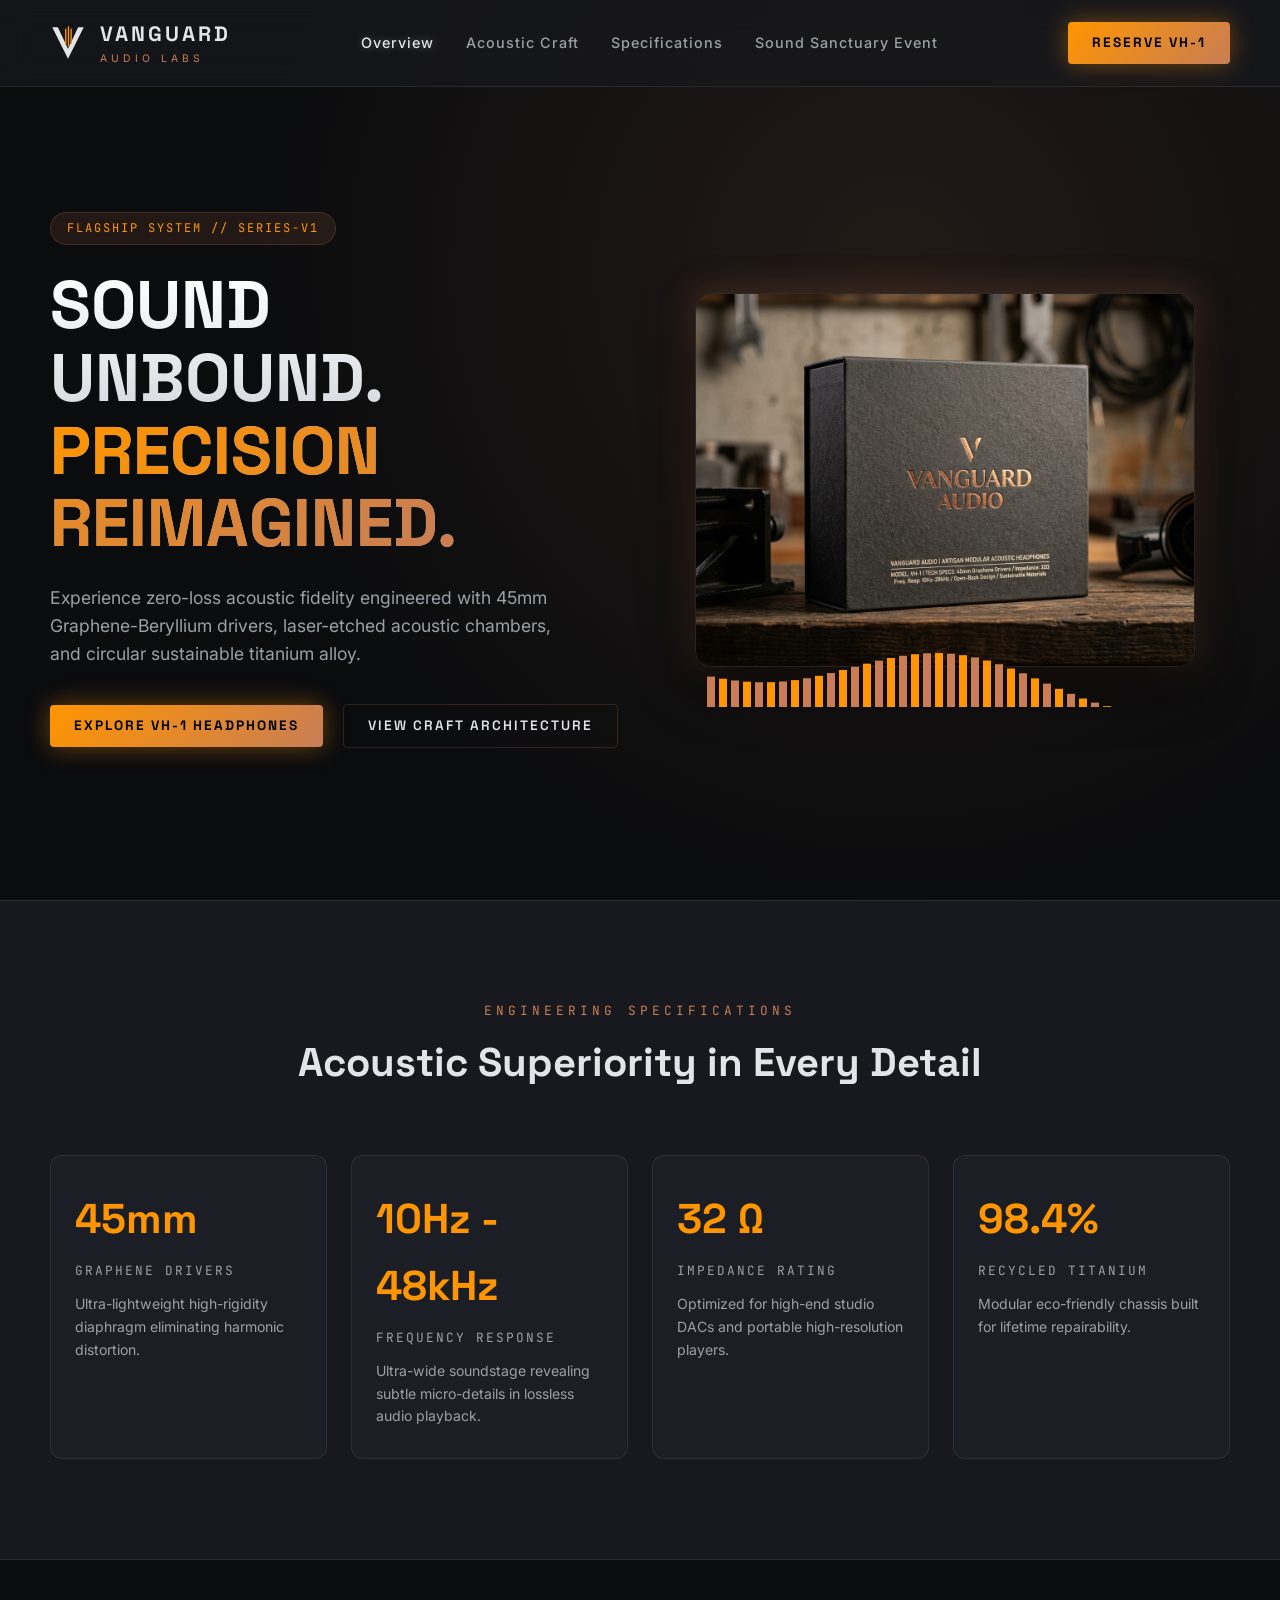
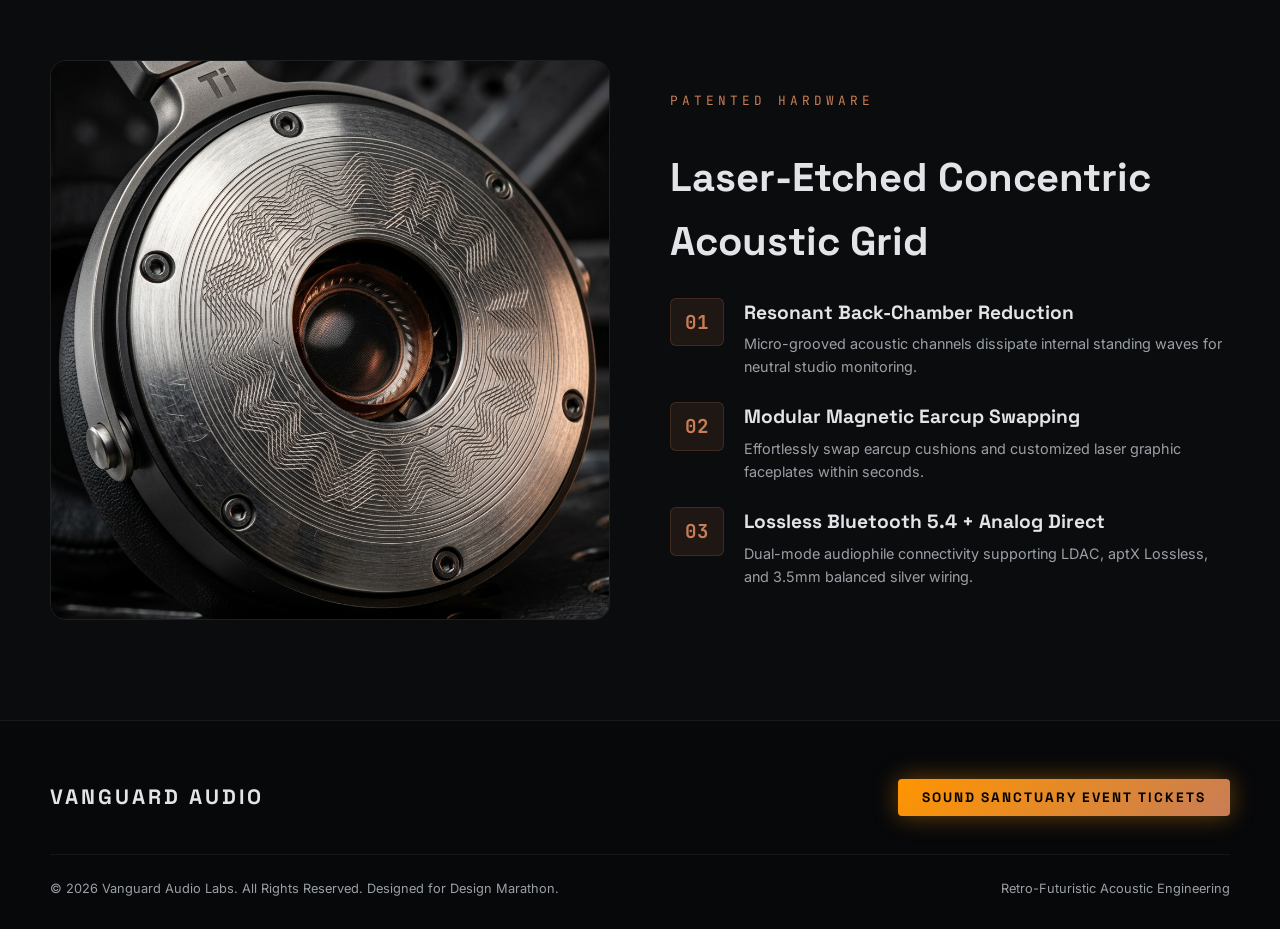
<file: index.html>
<!DOCTYPE html>
<html lang="en">
<head>
  <meta charset="UTF-8">
  <meta name="viewport" content="width=device-width, initial-scale=1.0">
  <title>Vanguard Audio | Premier High-Fidelity Modular Sound Hardware</title>
  <meta name="description" content="Vanguard Audio delivers retro-futuristic, high-fidelity modular acoustic headphones and home audio systems engineered with precision beryllium drivers.">
  <link rel="stylesheet" href="TeamVanguard_/03_Digital_UI/styles.css">
</head>
<body>

  <!-- Header -->
  <header>
    <a href="index.html" class="logo-brand">
      <svg class="logo-svg-icon" viewBox="0 0 160 160">
        <path d="M 10 10 L 80 150 L 150 10 L 125 10 L 80 105 L 35 10 Z" fill="#E2E4E8"/>
        <rect x="67" y="15" width="6" height="70" rx="3" fill="#FF9500"/>
        <rect x="79" y="5" width="6" height="90" rx="3" fill="#FF9500"/>
        <rect x="91" y="15" width="6" height="70" rx="3" fill="#FF9500"/>
      </svg>
      <div>
        <div class="logo-text">VANGUARD</div>
        <span class="logo-sub">AUDIO LABS</span>
      </div>
    </a>

    <nav>
      <a href="index.html" class="active">Overview</a>
      <a href="acoustic.html">Acoustic Craft</a>
      <a href="#specs">Specifications</a>
      <a href="#sanctuary">Sound Sanctuary Event</a>
    </nav>

    <a href="#preorder" class="cta-btn-primary">RESERVE VH-1</a>
  </header>

  <!-- Hero Section -->
  <section class="hero-section">
    <div class="hero-content">
      <div class="hero-tag">FLAGSHIP SYSTEM // SERIES-V1</div>
      <h1 class="hero-title">SOUND UNBOUND.<br><span>PRECISION REIMAGINED.</span></h1>
      <p class="hero-description">
        Experience zero-loss acoustic fidelity engineered with 45mm Graphene-Beryllium drivers, laser-etched acoustic chambers, and circular sustainable titanium alloy.
      </p>
      <div class="hero-actions">
        <a href="#preorder" class="cta-btn-primary">EXPLORE VH-1 HEADPHONES</a>
        <a href="acoustic.html" class="cta-btn-outline">VIEW CRAFT ARCHITECTURE</a>
      </div>
    </div>

    <div class="hero-visual">
      <img src="TeamVanguard_/02_Packaging_and_Merch/Packaging_Design.png" alt="Vanguard Audio Packaging & Headphone Box" class="product-hero-img">
      <canvas id="freqCanvas" class="freq-canvas"></canvas>
    </div>
  </section>

  <!-- Specifications Section -->
  <section class="specs-section" id="specs">
    <div class="section-header">
      <div class="section-tag">ENGINEERING SPECIFICATIONS</div>
      <h2 class="section-title">Acoustic Superiority in Every Detail</h2>
    </div>

    <div class="specs-grid">
      <div class="spec-card">
        <div class="spec-value">45mm</div>
        <div class="spec-label">Graphene Drivers</div>
        <p class="spec-desc">Ultra-lightweight high-rigidity diaphragm eliminating harmonic distortion.</p>
      </div>

      <div class="spec-card">
        <div class="spec-value">10Hz - 48kHz</div>
        <div class="spec-label">Frequency Response</div>
        <p class="spec-desc">Ultra-wide soundstage revealing subtle micro-details in lossless audio playback.</p>
      </div>

      <div class="spec-card">
        <div class="spec-value">32 Ω</div>
        <div class="spec-label">Impedance Rating</div>
        <p class="spec-desc">Optimized for high-end studio DACs and portable high-resolution players.</p>
      </div>

      <div class="spec-card">
        <div class="spec-value">98.4%</div>
        <div class="spec-label">Recycled Titanium</div>
        <p class="spec-desc">Modular eco-friendly chassis built for lifetime repairability.</p>
      </div>
    </div>
  </section>

  <!-- Driver Feature Showcase -->
  <section class="driver-section">
    <div class="driver-img-container">
      <img src="TeamVanguard_/04_Product_Collateral/Headphone_Earcup_Pattern.png" alt="Laser Engraved Earcup Detail" class="driver-img">
    </div>

    <div class="driver-features">
      <div class="section-tag">PATENTED HARDWARE</div>
      <h2 class="section-title">Laser-Etched Concentric Acoustic Grid</h2>

      <div class="driver-feature-item">
        <div class="feature-num">01</div>
        <div class="feature-text">
          <h4>Resonant Back-Chamber Reduction</h4>
          <p>Micro-grooved acoustic channels dissipate internal standing waves for neutral studio monitoring.</p>
        </div>
      </div>

      <div class="driver-feature-item">
        <div class="feature-num">02</div>
        <div class="feature-text">
          <h4>Modular Magnetic Earcup Swapping</h4>
          <p>Effortlessly swap earcup cushions and customized laser graphic faceplates within seconds.</p>
        </div>
      </div>

      <div class="driver-feature-item">
        <div class="feature-num">03</div>
        <div class="feature-text">
          <h4>Lossless Bluetooth 5.4 + Analog Direct</h4>
          <p>Dual-mode audiophile connectivity supporting LDAC, aptX Lossless, and 3.5mm balanced silver wiring.</p>
        </div>
      </div>
    </div>
  </section>

  <!-- Footer -->
  <footer>
    <div class="footer-top">
      <div class="logo-brand">
        <div class="logo-text">VANGUARD AUDIO</div>
      </div>
      <div>
        <a href="#sanctuary" class="cta-btn-primary">SOUND SANCTUARY EVENT TICKETS</a>
      </div>
    </div>
    <div class="footer-bottom">
      <p>© 2026 Vanguard Audio Labs. All Rights Reserved. Designed for Design Marathon.</p>
      <p>Retro-Futuristic Acoustic Engineering</p>
    </div>
  </footer>

  <script src="TeamVanguard_/03_Digital_UI/app.js"></script>
</body>
</html>
</file>
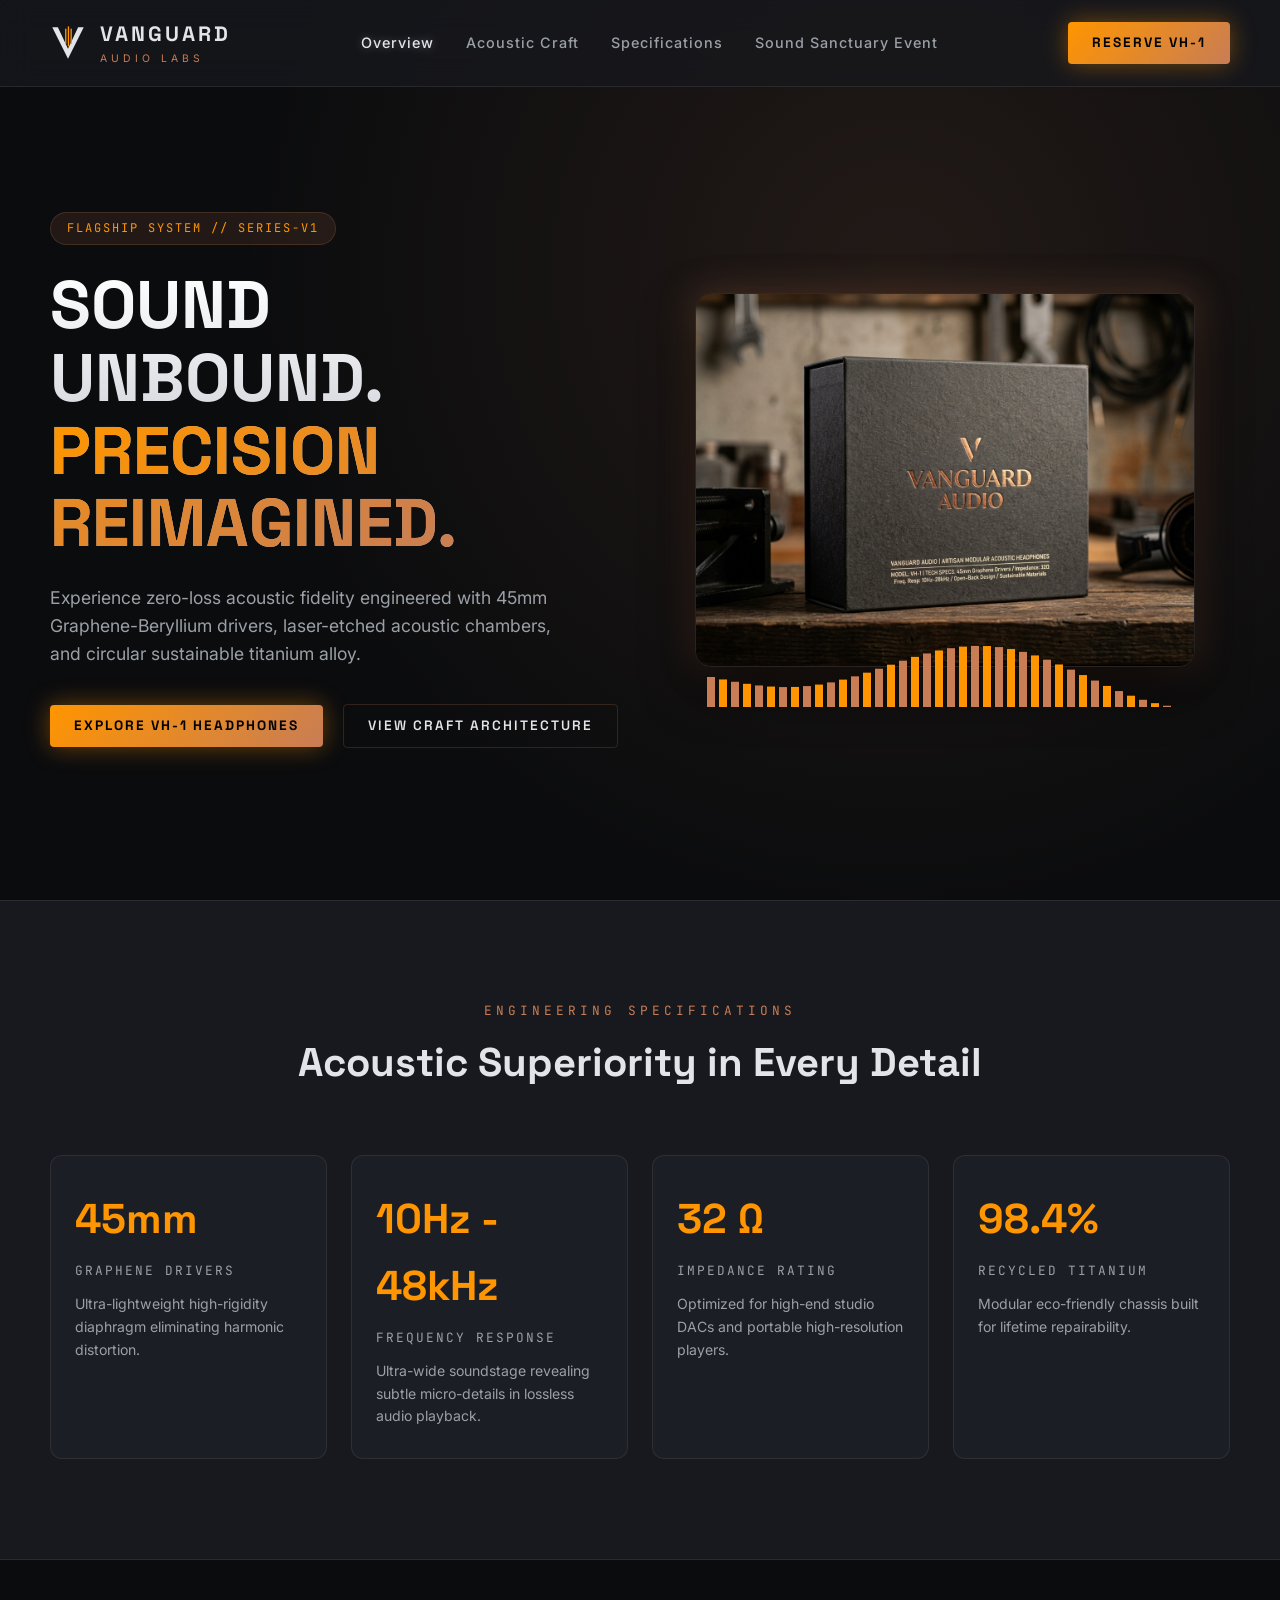
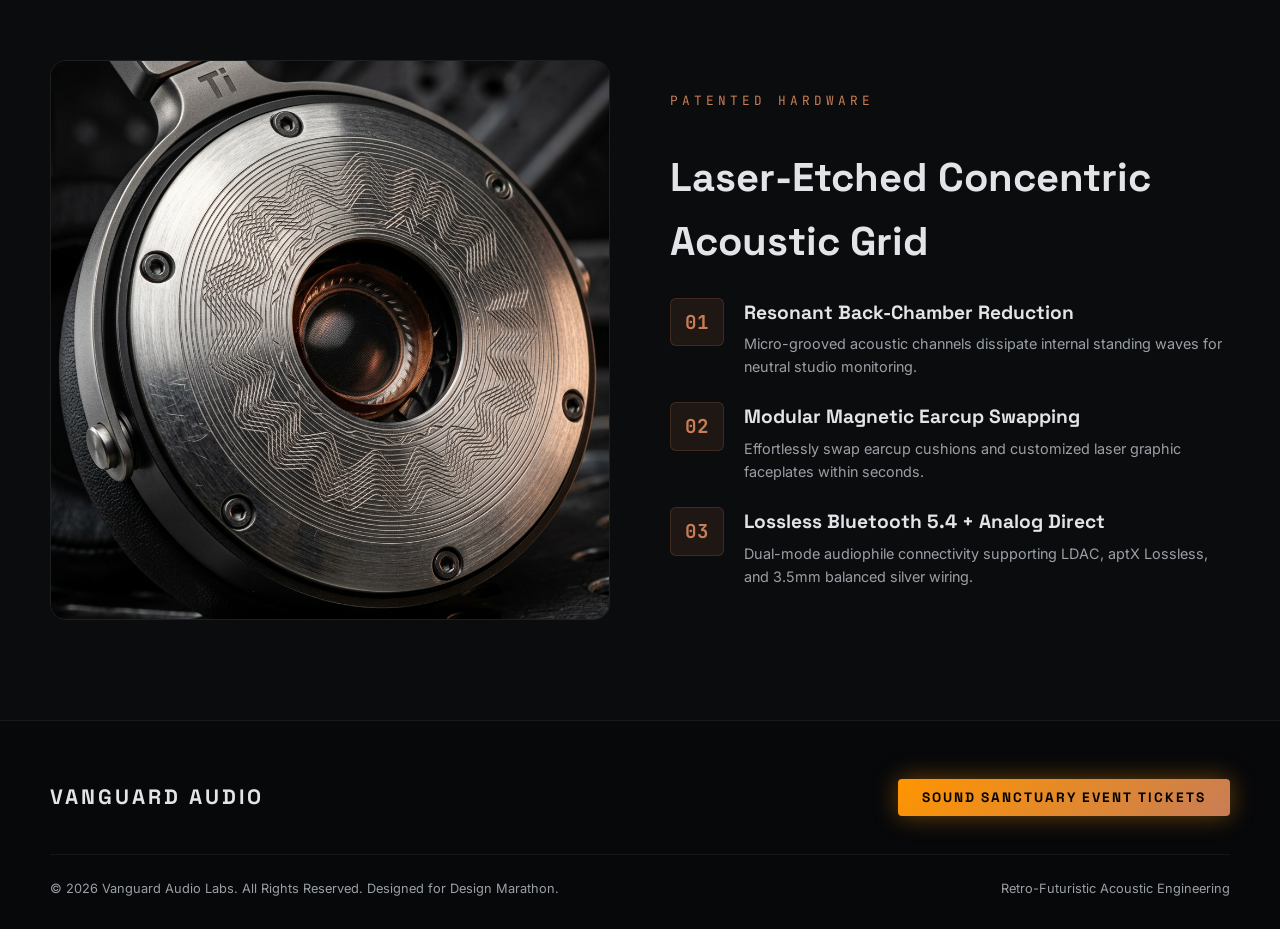
<file: TeamVanguard_/03_Digital_UI/index.html>
<!DOCTYPE html>
<html lang="en">
<head>
  <meta charset="UTF-8">
  <meta name="viewport" content="width=device-width, initial-scale=1.0">
  <title>Vanguard Audio | Premier High-Fidelity Modular Sound Hardware</title>
  <meta name="description" content="Vanguard Audio delivers retro-futuristic, high-fidelity modular acoustic headphones and home audio systems engineered with precision beryllium drivers.">
  <link rel="stylesheet" href="styles.css">
</head>
<body>

  <!-- Header -->
  <header>
    <a href="index.html" class="logo-brand">
      <svg class="logo-svg-icon" viewBox="0 0 160 160">
        <path d="M 10 10 L 80 150 L 150 10 L 125 10 L 80 105 L 35 10 Z" fill="#E2E4E8"/>
        <rect x="67" y="15" width="6" height="70" rx="3" fill="#FF9500"/>
        <rect x="79" y="5" width="6" height="90" rx="3" fill="#FF9500"/>
        <rect x="91" y="15" width="6" height="70" rx="3" fill="#FF9500"/>
      </svg>
      <div>
        <div class="logo-text">VANGUARD</div>
        <span class="logo-sub">AUDIO LABS</span>
      </div>
    </a>

    <nav>
      <a href="index.html" class="active">Overview</a>
      <a href="acoustic.html">Acoustic Craft</a>
      <a href="#specs">Specifications</a>
      <a href="#sanctuary">Sound Sanctuary Event</a>
    </nav>

    <a href="#preorder" class="cta-btn-primary">RESERVE VH-1</a>
  </header>

  <!-- Hero Section -->
  <section class="hero-section">
    <div class="hero-content">
      <div class="hero-tag">FLAGSHIP SYSTEM // SERIES-V1</div>
      <h1 class="hero-title">SOUND UNBOUND.<br><span>PRECISION REIMAGINED.</span></h1>
      <p class="hero-description">
        Experience zero-loss acoustic fidelity engineered with 45mm Graphene-Beryllium drivers, laser-etched acoustic chambers, and circular sustainable titanium alloy.
      </p>
      <div class="hero-actions">
        <a href="#preorder" class="cta-btn-primary">EXPLORE VH-1 HEADPHONES</a>
        <a href="acoustic.html" class="cta-btn-outline">VIEW CRAFT ARCHITECTURE</a>
      </div>
    </div>

    <div class="hero-visual">
      <img src="../02_Packaging_and_Merch/Packaging_Design.png" alt="Vanguard Audio Packaging & Headphone Box" class="product-hero-img">
      <canvas id="freqCanvas" class="freq-canvas"></canvas>
    </div>
  </section>

  <!-- Specifications Section -->
  <section class="specs-section" id="specs">
    <div class="section-header">
      <div class="section-tag">ENGINEERING SPECIFICATIONS</div>
      <h2 class="section-title">Acoustic Superiority in Every Detail</h2>
    </div>

    <div class="specs-grid">
      <div class="spec-card">
        <div class="spec-value">45mm</div>
        <div class="spec-label">Graphene Drivers</div>
        <p class="spec-desc">Ultra-lightweight high-rigidity diaphragm eliminating harmonic distortion.</p>
      </div>

      <div class="spec-card">
        <div class="spec-value">10Hz - 48kHz</div>
        <div class="spec-label">Frequency Response</div>
        <p class="spec-desc">Ultra-wide soundstage revealing subtle micro-details in lossless audio playback.</p>
      </div>

      <div class="spec-card">
        <div class="spec-value">32 Ω</div>
        <div class="spec-label">Impedance Rating</div>
        <p class="spec-desc">Optimized for high-end studio DACs and portable high-resolution players.</p>
      </div>

      <div class="spec-card">
        <div class="spec-value">98.4%</div>
        <div class="spec-label">Recycled Titanium</div>
        <p class="spec-desc">Modular eco-friendly chassis built for lifetime repairability.</p>
      </div>
    </div>
  </section>

  <!-- Driver Feature Showcase -->
  <section class="driver-section">
    <div class="driver-img-container">
      <img src="../04_Product_Collateral/Headphone_Earcup_Pattern.png" alt="Laser Engraved Earcup Detail" class="driver-img">
    </div>

    <div class="driver-features">
      <div class="section-tag">PATENTED HARDWARE</div>
      <h2 class="section-title">Laser-Etched Concentric Acoustic Grid</h2>

      <div class="driver-feature-item">
        <div class="feature-num">01</div>
        <div class="feature-text">
          <h4>Resonant Back-Chamber Reduction</h4>
          <p>Micro-grooved acoustic channels dissipate internal standing waves for neutral studio monitoring.</p>
        </div>
      </div>

      <div class="driver-feature-item">
        <div class="feature-num">02</div>
        <div class="feature-text">
          <h4>Modular Magnetic Earcup Swapping</h4>
          <p>Effortlessly swap earcup cushions and customized laser graphic faceplates within seconds.</p>
        </div>
      </div>

      <div class="driver-feature-item">
        <div class="feature-num">03</div>
        <div class="feature-text">
          <h4>Lossless Bluetooth 5.4 + Analog Direct</h4>
          <p>Dual-mode audiophile connectivity supporting LDAC, aptX Lossless, and 3.5mm balanced silver wiring.</p>
        </div>
      </div>
    </div>
  </section>

  <!-- Footer -->
  <footer>
    <div class="footer-top">
      <div class="logo-brand">
        <div class="logo-text">VANGUARD AUDIO</div>
      </div>
      <div>
        <a href="#sanctuary" class="cta-btn-primary">SOUND SANCTUARY EVENT TICKETS</a>
      </div>
    </div>
    <div class="footer-bottom">
      <p>© 2026 Vanguard Audio Labs. All Rights Reserved. Designed for Design Marathon.</p>
      <p>Retro-Futuristic Acoustic Engineering</p>
    </div>
  </footer>

  <script src="app.js"></script>
</body>
</html>
</file>
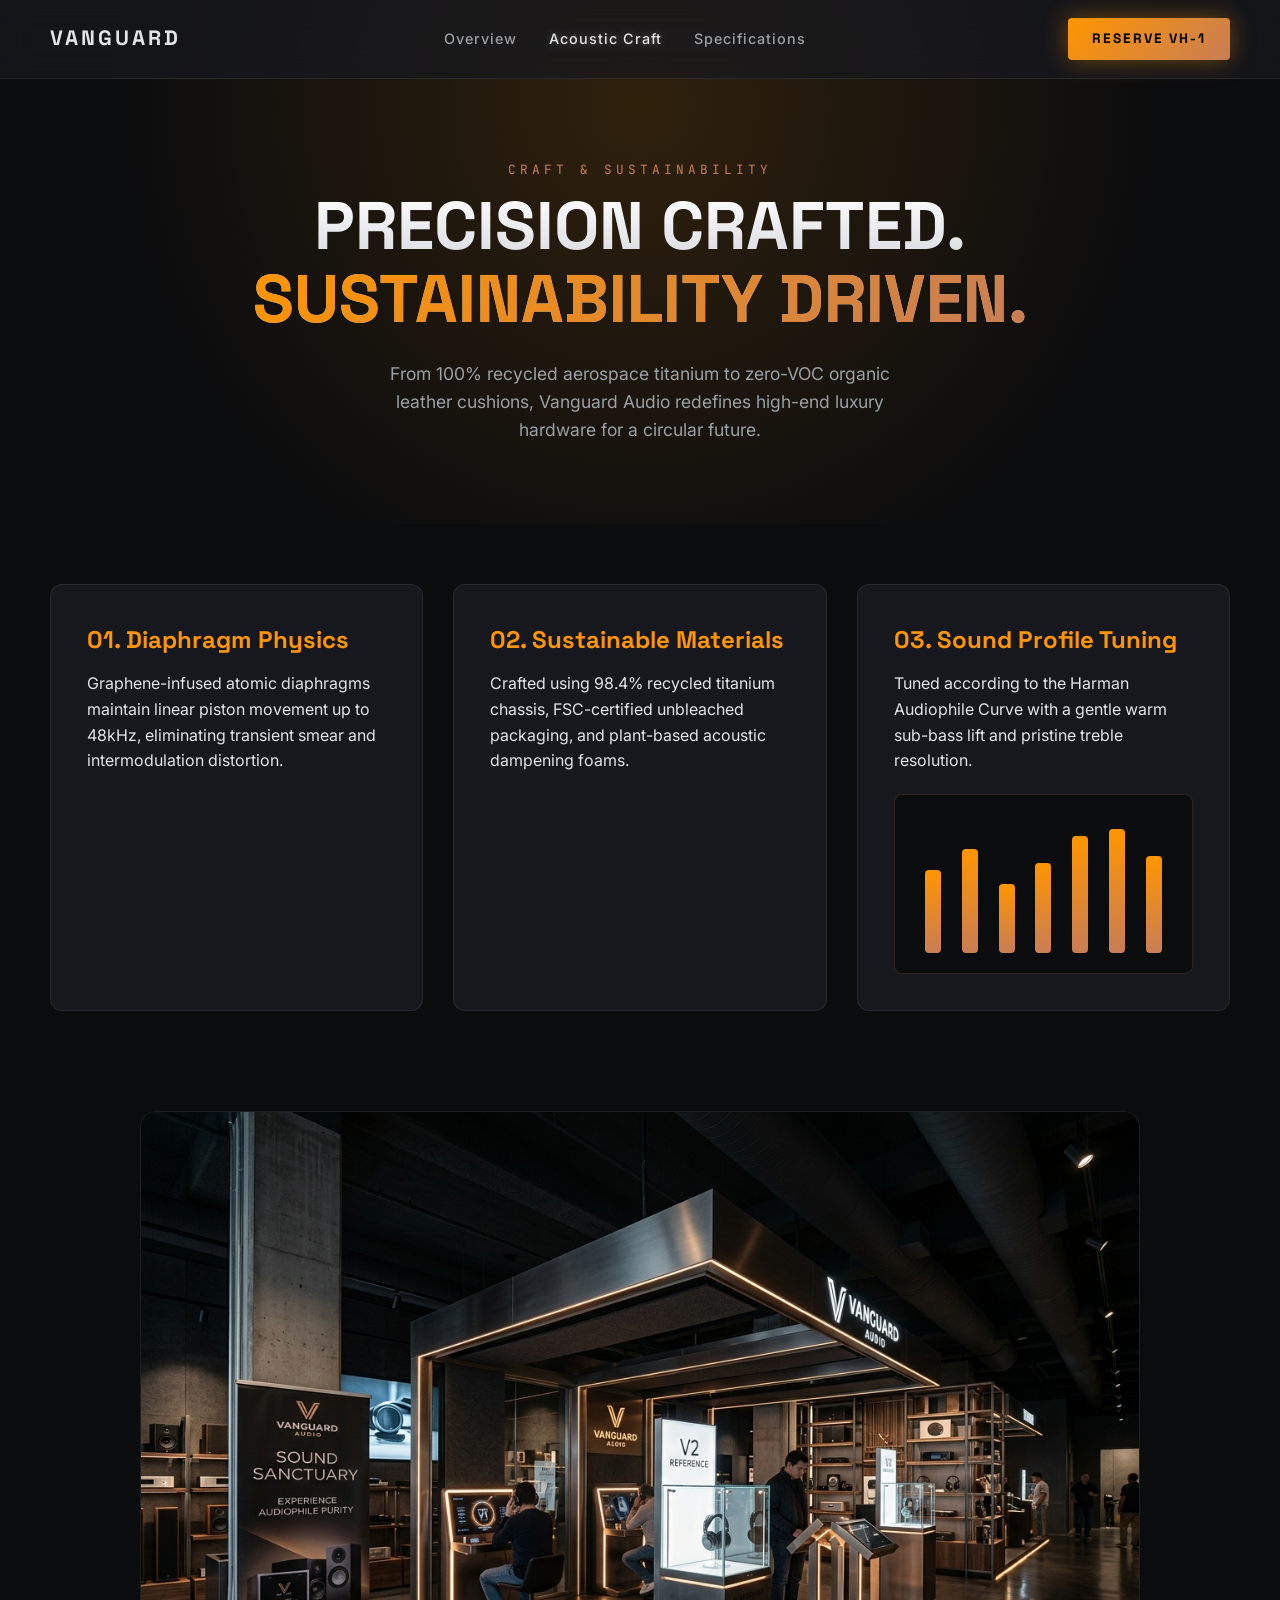
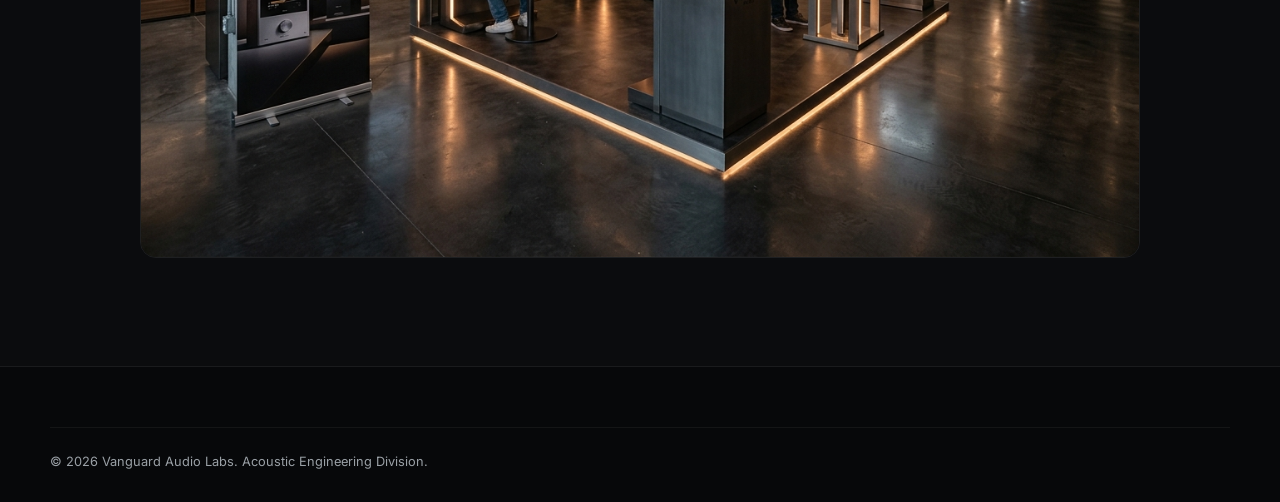
<file: acoustic.html>
<!DOCTYPE html>
<html lang="en">
<head>
  <meta charset="UTF-8">
  <meta name="viewport" content="width=device-width, initial-scale=1.0">
  <title>Acoustic Craft & Engineering | Vanguard Audio</title>
  <meta name="description" content="Explore Vanguard Audio's acoustic craft, sustainable materials, precision driver geometry, and acoustic tuning philosophy.">
  <link rel="stylesheet" href="TeamVanguard_/03_Digital_UI/styles.css">
  <style>
    .craft-hero {
      padding: 160px 50px 80px;
      text-align: center;
      background: radial-gradient(circle at 50% 20%, rgba(255, 149, 0, 0.15), transparent 70%);
    }
    .craft-grid {
      display: grid;
      grid-template-columns: repeat(3, 1fr);
      gap: 30px;
      padding: 60px 50px;
    }
    .craft-card {
      background: var(--bg-card);
      border: 1px solid var(--glass-border);
      border-radius: 12px;
      padding: 36px;
    }
    .craft-card h3 {
      font-family: var(--font-display);
      font-size: 1.5rem;
      color: var(--accent-amber);
      margin-bottom: 12px;
    }
    .eq-visualizer {
      background: rgba(0,0,0,0.5);
      border: 1px solid var(--border-subtle);
      height: 180px;
      border-radius: 8px;
      margin-top: 20px;
      display: flex;
      align-items: flex-end;
      justify-content: space-around;
      padding: 20px;
    }
    .eq-bar {
      width: 16px;
      background: linear-gradient(0deg, var(--accent-copper), var(--accent-amber));
      border-radius: 4px;
      transition: height 0.5s ease;
    }
  </style>
</head>
<body>

  <!-- Header -->
  <header>
    <a href="index.html" class="logo-brand">
      <div class="logo-text">VANGUARD</div>
    </a>
    <nav>
      <a href="index.html">Overview</a>
      <a href="acoustic.html" class="active">Acoustic Craft</a>
      <a href="index.html#specs">Specifications</a>
    </nav>
    <a href="index.html#preorder" class="cta-btn-primary">RESERVE VH-1</a>
  </header>

  <!-- Craft Hero -->
  <section class="craft-hero">
    <div class="section-tag">CRAFT & SUSTAINABILITY</div>
    <h1 class="hero-title">PRECISION CRAFTED.<br><span>SUSTAINABILITY DRIVEN.</span></h1>
    <p class="hero-description" style="margin: 0 auto;">
      From 100% recycled aerospace titanium to zero-VOC organic leather cushions, Vanguard Audio redefines high-end luxury hardware for a circular future.
    </p>
  </section>

  <!-- Craft Architecture Grid -->
  <section class="craft-grid">
    <div class="craft-card">
      <h3>01. Diaphragm Physics</h3>
      <p>Graphene-infused atomic diaphragms maintain linear piston movement up to 48kHz, eliminating transient smear and intermodulation distortion.</p>
    </div>

    <div class="craft-card">
      <h3>02. Sustainable Materials</h3>
      <p>Crafted using 98.4% recycled titanium chassis, FSC-certified unbleached packaging, and plant-based acoustic dampening foams.</p>
    </div>

    <div class="craft-card">
      <h3>03. Sound Profile Tuning</h3>
      <p>Tuned according to the Harman Audiophile Curve with a gentle warm sub-bass lift and pristine treble resolution.</p>
      
      <div class="eq-visualizer">
        <div class="eq-bar" style="height: 60%;"></div>
        <div class="eq-bar" style="height: 75%;"></div>
        <div class="eq-bar" style="height: 50%;"></div>
        <div class="eq-bar" style="height: 65%;"></div>
        <div class="eq-bar" style="height: 85%;"></div>
        <div class="eq-bar" style="height: 90%;"></div>
        <div class="eq-bar" style="height: 70%;"></div>
      </div>
    </div>
  </section>

  <!-- Showcase Image Banner -->
  <section style="padding: 40px 50px 100px; text-align: center;">
    <img src="TeamVanguard_/04_Product_Collateral/Retail_Display.png" alt="Retail Listening Sanctuary" style="width: 100%; max-width: 1000px; border-radius: 16px; border: 1px solid var(--glass-border);">
  </section>

  <!-- Footer -->
  <footer>
    <div class="footer-bottom">
      <p>© 2026 Vanguard Audio Labs. Acoustic Engineering Division.</p>
    </div>
  </footer>

</body>
</html>
</file>
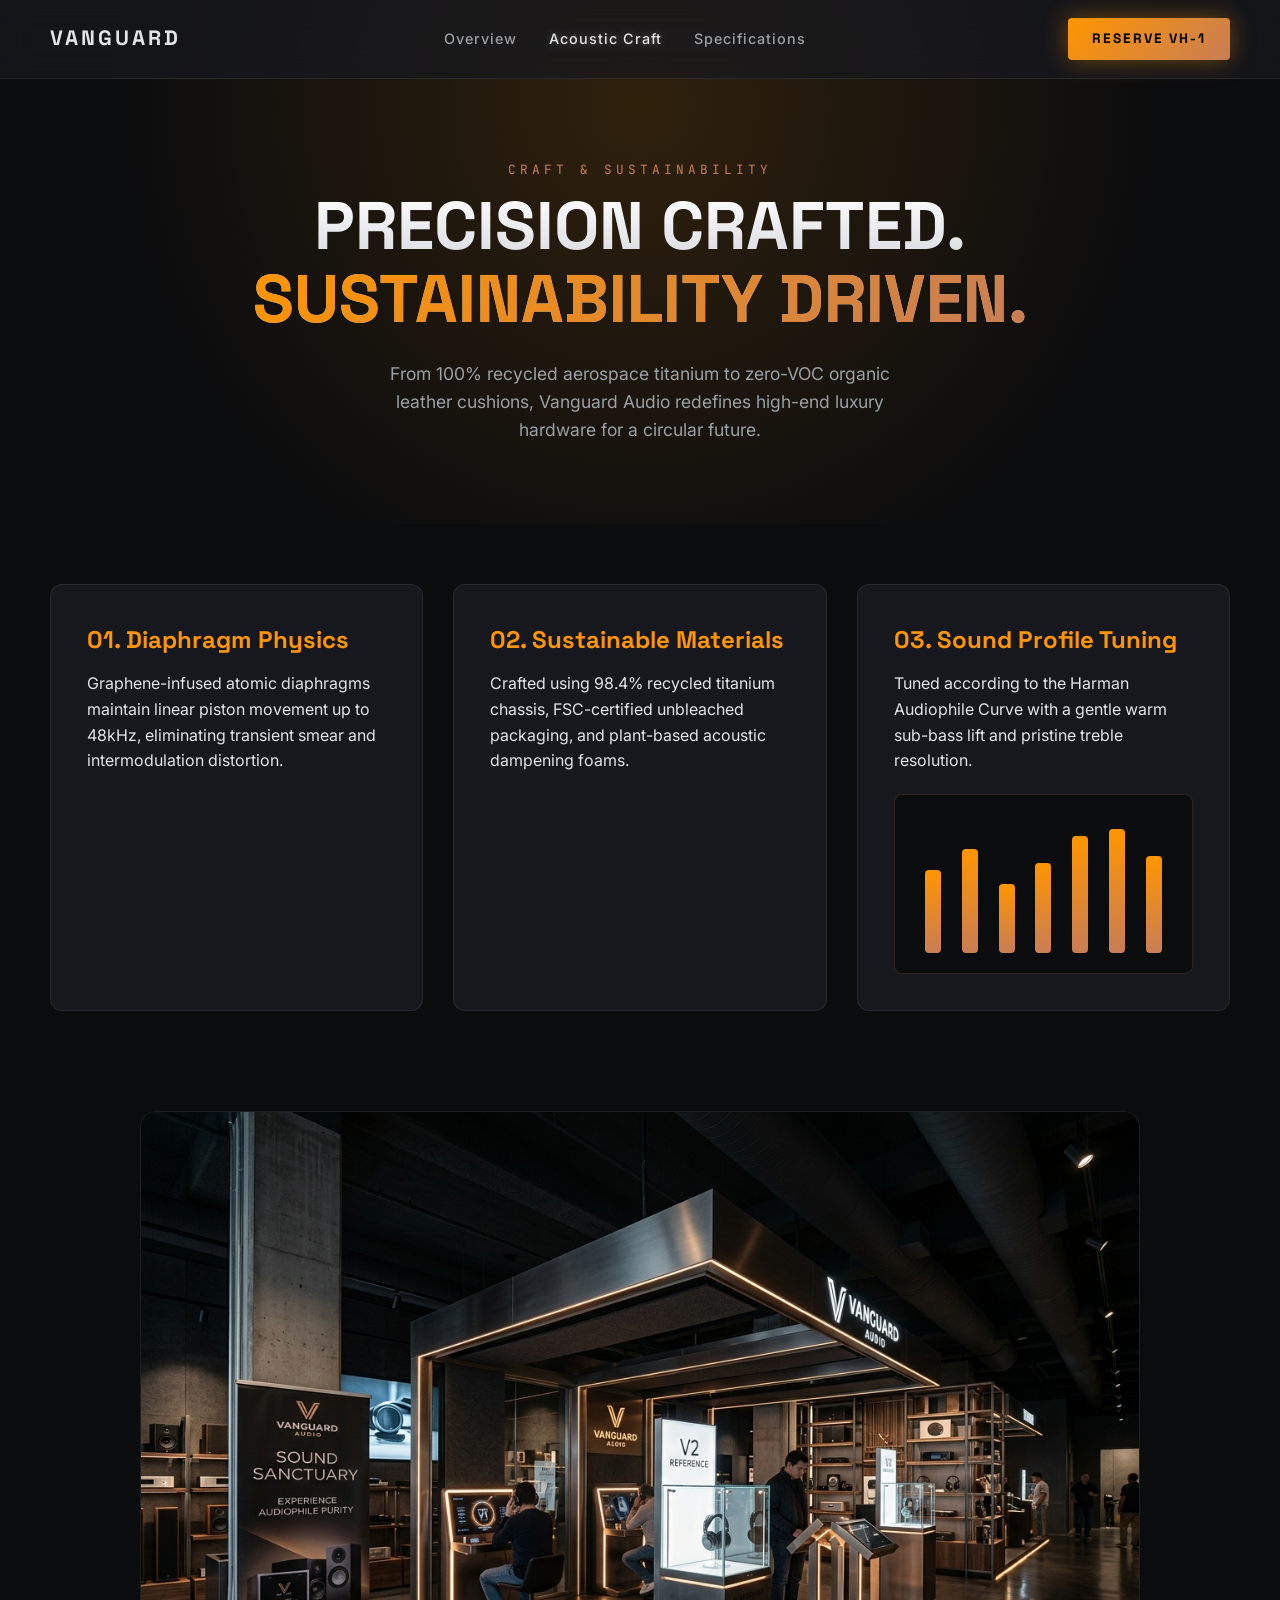
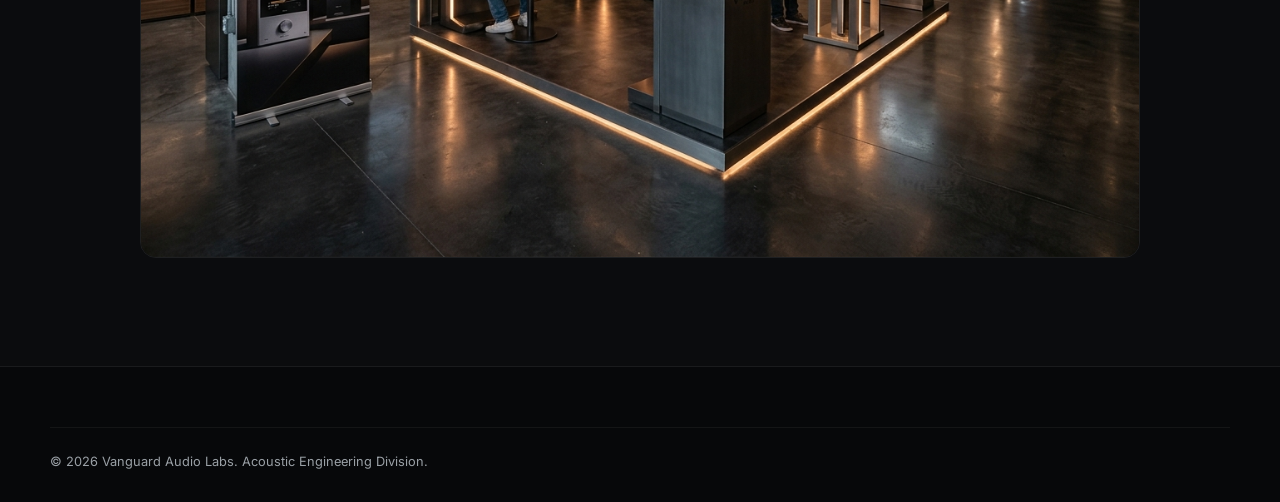
<file: TeamVanguard_/03_Digital_UI/acoustic.html>
<!DOCTYPE html>
<html lang="en">
<head>
  <meta charset="UTF-8">
  <meta name="viewport" content="width=device-width, initial-scale=1.0">
  <title>Acoustic Craft & Engineering | Vanguard Audio</title>
  <meta name="description" content="Explore Vanguard Audio's acoustic craft, sustainable materials, precision driver geometry, and acoustic tuning philosophy.">
  <link rel="stylesheet" href="styles.css">
  <style>
    .craft-hero {
      padding: 160px 50px 80px;
      text-align: center;
      background: radial-gradient(circle at 50% 20%, rgba(255, 149, 0, 0.15), transparent 70%);
    }
    .craft-grid {
      display: grid;
      grid-template-columns: repeat(3, 1fr);
      gap: 30px;
      padding: 60px 50px;
    }
    .craft-card {
      background: var(--bg-card);
      border: 1px solid var(--glass-border);
      border-radius: 12px;
      padding: 36px;
    }
    .craft-card h3 {
      font-family: var(--font-display);
      font-size: 1.5rem;
      color: var(--accent-amber);
      margin-bottom: 12px;
    }
    .eq-visualizer {
      background: rgba(0,0,0,0.5);
      border: 1px solid var(--border-subtle);
      height: 180px;
      border-radius: 8px;
      margin-top: 20px;
      display: flex;
      align-items: flex-end;
      justify-content: space-around;
      padding: 20px;
    }
    .eq-bar {
      width: 16px;
      background: linear-gradient(0deg, var(--accent-copper), var(--accent-amber));
      border-radius: 4px;
      transition: height 0.5s ease;
    }
  </style>
</head>
<body>

  <!-- Header -->
  <header>
    <a href="index.html" class="logo-brand">
      <div class="logo-text">VANGUARD</div>
    </a>
    <nav>
      <a href="index.html">Overview</a>
      <a href="acoustic.html" class="active">Acoustic Craft</a>
      <a href="index.html#specs">Specifications</a>
    </nav>
    <a href="index.html#preorder" class="cta-btn-primary">RESERVE VH-1</a>
  </header>

  <!-- Craft Hero -->
  <section class="craft-hero">
    <div class="section-tag">CRAFT & SUSTAINABILITY</div>
    <h1 class="hero-title">PRECISION CRAFTED.<br><span>SUSTAINABILITY DRIVEN.</span></h1>
    <p class="hero-description" style="margin: 0 auto;">
      From 100% recycled aerospace titanium to zero-VOC organic leather cushions, Vanguard Audio redefines high-end luxury hardware for a circular future.
    </p>
  </section>

  <!-- Craft Architecture Grid -->
  <section class="craft-grid">
    <div class="craft-card">
      <h3>01. Diaphragm Physics</h3>
      <p>Graphene-infused atomic diaphragms maintain linear piston movement up to 48kHz, eliminating transient smear and intermodulation distortion.</p>
    </div>

    <div class="craft-card">
      <h3>02. Sustainable Materials</h3>
      <p>Crafted using 98.4% recycled titanium chassis, FSC-certified unbleached packaging, and plant-based acoustic dampening foams.</p>
    </div>

    <div class="craft-card">
      <h3>03. Sound Profile Tuning</h3>
      <p>Tuned according to the Harman Audiophile Curve with a gentle warm sub-bass lift and pristine treble resolution.</p>
      
      <div class="eq-visualizer">
        <div class="eq-bar" style="height: 60%;"></div>
        <div class="eq-bar" style="height: 75%;"></div>
        <div class="eq-bar" style="height: 50%;"></div>
        <div class="eq-bar" style="height: 65%;"></div>
        <div class="eq-bar" style="height: 85%;"></div>
        <div class="eq-bar" style="height: 90%;"></div>
        <div class="eq-bar" style="height: 70%;"></div>
      </div>
    </div>
  </section>

  <!-- Showcase Image Banner -->
  <section style="padding: 40px 50px 100px; text-align: center;">
    <img src="../04_Product_Collateral/Retail_Display.png" alt="Retail Listening Sanctuary" style="width: 100%; max-width: 1000px; border-radius: 16px; border: 1px solid var(--glass-border);">
  </section>

  <!-- Footer -->
  <footer>
    <div class="footer-bottom">
      <p>© 2026 Vanguard Audio Labs. Acoustic Engineering Division.</p>
    </div>
  </footer>

</body>
</html>
</file>
<file: TeamVanguard_/03_Digital_UI/styles.css>
@import url('https://fonts.googleapis.com/css2?family=Inter:wght@300;400;500;600;700&family=Space+Grotesk:wght@500;600;700;800&family=JetBrains+Mono:wght@400;500&display=swap');

:root {
  --bg-dark: #0B0C0E;
  --bg-surface: #17191E;
  --bg-card: rgba(30, 34, 41, 0.6);
  --text-primary: #E2E4E8;
  --text-secondary: #9AA0A6;
  --accent-amber: #FF9500;
  --accent-copper: #C87D55;
  --border-subtle: rgba(200, 125, 85, 0.2);
  --glass-bg: rgba(23, 25, 30, 0.75);
  --glass-border: rgba(255, 255, 255, 0.08);
  --glow-copper: 0 0 35px rgba(200, 125, 85, 0.35);
  --glow-amber: 0 0 25px rgba(255, 149, 0, 0.4);
  --font-display: 'Space Grotesk', sans-serif;
  --font-body: 'Inter', sans-serif;
  --font-mono: 'JetBrains Mono', monospace;
}

* {
  margin: 0;
  padding: 0;
  box-sizing: border-box;
}

body {
  background-color: var(--bg-dark);
  color: var(--text-primary);
  font-family: var(--font-body);
  overflow-x: hidden;
  line-height: 1.6;
}

/* Scrollbar */
::-webkit-scrollbar {
  width: 8px;
}
::-webkit-scrollbar-track {
  background: var(--bg-dark);
}
::-webkit-scrollbar-thumb {
  background: var(--accent-copper);
  border-radius: 4px;
}

/* Glassmorphism Header */
header {
  position: fixed;
  top: 0;
  left: 0;
  right: 0;
  z-index: 1000;
  background: var(--glass-bg);
  backdrop-filter: blur(16px);
  -webkit-backdrop-filter: blur(16px);
  border-bottom: 1px solid var(--glass-border);
  padding: 18px 50px;
  display: flex;
  justify-content: space-between;
  align-items: center;
}

.logo-brand {
  display: flex;
  align-items: center;
  gap: 14px;
  text-decoration: none;
  color: var(--text-primary);
}

.logo-svg-icon {
  height: 36px;
  width: auto;
}

.logo-text {
  font-family: var(--font-display);
  font-weight: 800;
  font-size: 1.3rem;
  letter-spacing: 3px;
}

.logo-sub {
  font-size: 0.65rem;
  color: var(--accent-copper);
  letter-spacing: 4px;
  display: block;
}

nav {
  display: flex;
  gap: 32px;
  align-items: center;
}

nav a {
  color: var(--text-secondary);
  text-decoration: none;
  font-size: 0.9rem;
  font-weight: 500;
  letter-spacing: 1px;
  transition: all 0.3s ease;
}

nav a:hover, nav a.active {
  color: var(--text-primary);
  text-shadow: 0 0 10px rgba(255,255,255,0.3);
}

.cta-btn-primary {
  background: linear-gradient(135deg, var(--accent-amber), var(--accent-copper));
  color: #000;
  font-family: var(--font-display);
  font-weight: 700;
  padding: 10px 24px;
  border-radius: 4px;
  text-decoration: none;
  font-size: 0.85rem;
  letter-spacing: 2px;
  transition: all 0.3s ease;
  border: none;
  cursor: pointer;
  box-shadow: var(--glow-amber);
}

.cta-btn-primary:hover {
  transform: translateY(-2px);
  box-shadow: 0 0 30px rgba(255, 149, 0, 0.6);
}

/* Hero Section */
.hero-section {
  min-height: 100vh;
  padding: 140px 50px 80px;
  display: grid;
  grid-template-columns: 1fr 1fr;
  align-items: center;
  gap: 40px;
  position: relative;
  background: radial-gradient(circle at 70% 30%, rgba(200, 125, 85, 0.12) 0%, transparent 60%);
}

.hero-tag {
  display: inline-flex;
  align-items: center;
  gap: 10px;
  background: rgba(200, 125, 85, 0.12);
  border: 1px solid var(--border-subtle);
  padding: 6px 16px;
  border-radius: 20px;
  font-family: var(--font-mono);
  font-size: 0.75rem;
  color: var(--accent-amber);
  margin-bottom: 24px;
  letter-spacing: 2px;
}

.hero-title {
  font-family: var(--font-display);
  font-size: 4.2rem;
  font-weight: 800;
  line-height: 1.08;
  margin-bottom: 24px;
  background: linear-gradient(180deg, #FFFFFF 0%, #B0B5C0 100%);
  -webkit-background-clip: text;
  -webkit-text-fill-color: transparent;
}

.hero-title span {
  background: linear-gradient(135deg, var(--accent-amber), var(--accent-copper));
  -webkit-background-clip: text;
  -webkit-text-fill-color: transparent;
}

.hero-description {
  color: var(--text-secondary);
  font-size: 1.1rem;
  max-width: 520px;
  margin-bottom: 36px;
}

.hero-actions {
  display: flex;
  gap: 20px;
  align-items: center;
}

.cta-btn-outline {
  border: 1px solid var(--border-subtle);
  color: var(--text-primary);
  background: transparent;
  padding: 10px 24px;
  border-radius: 4px;
  font-family: var(--font-display);
  font-weight: 600;
  font-size: 0.85rem;
  letter-spacing: 2px;
  text-decoration: none;
  transition: all 0.3s ease;
}

.cta-btn-outline:hover {
  border-color: var(--accent-copper);
  background: rgba(200, 125, 85, 0.1);
}

/* Product Showcase Image & Audio Wave Canvas */
.hero-visual {
  position: relative;
  display: flex;
  justify-content: center;
  align-items: center;
}

.product-hero-img {
  width: 100%;
  max-width: 500px;
  border-radius: 16px;
  box-shadow: 0 20px 50px rgba(0,0,0,0.8), var(--glow-copper);
  border: 1px solid var(--glass-border);
  transition: transform 0.5s ease;
}

.product-hero-img:hover {
  transform: scale(1.02);
}

.freq-canvas {
  position: absolute;
  bottom: -40px;
  left: 50%;
  transform: translateX(-50%);
  width: 100%;
  max-width: 480px;
  height: 80px;
  pointer-events: none;
}

/* Feature Grid */
.specs-section {
  padding: 100px 50px;
  background: var(--bg-surface);
  border-top: 1px solid var(--glass-border);
  border-bottom: 1px solid var(--glass-border);
}

.section-header {
  text-align: center;
  max-width: 700px;
  margin: 0 auto 60px;
}

.section-tag {
  font-family: var(--font-mono);
  font-size: 0.8rem;
  color: var(--accent-copper);
  letter-spacing: 4px;
  margin-bottom: 10px;
}

.section-title {
  font-family: var(--font-display);
  font-size: 2.5rem;
  font-weight: 700;
}

.specs-grid {
  display: grid;
  grid-template-columns: repeat(4, 1fr);
  gap: 24px;
}

.spec-card {
  background: var(--bg-card);
  border: 1px solid var(--glass-border);
  padding: 30px 24px;
  border-radius: 12px;
  transition: all 0.3s ease;
  position: relative;
  overflow: hidden;
}

.spec-card::before {
  content: '';
  position: absolute;
  top: 0;
  left: 0;
  width: 100%;
  height: 3px;
  background: linear-gradient(90deg, transparent, var(--accent-amber), transparent);
  opacity: 0;
  transition: opacity 0.3s ease;
}

.spec-card:hover {
  transform: translateY(-6px);
  border-color: var(--border-subtle);
  background: rgba(30, 34, 41, 0.9);
}

.spec-card:hover::before {
  opacity: 1;
}

.spec-value {
  font-family: var(--font-display);
  font-size: 2.6rem;
  font-weight: 800;
  color: var(--accent-amber);
  margin-bottom: 8px;
}

.spec-label {
  font-family: var(--font-mono);
  font-size: 0.8rem;
  color: var(--text-secondary);
  letter-spacing: 2px;
  text-transform: uppercase;
}

.spec-desc {
  margin-top: 12px;
  font-size: 0.88rem;
  color: var(--text-secondary);
}

/* Audio Driver Breakdown Section */
.driver-section {
  padding: 100px 50px;
  display: grid;
  grid-template-columns: 1fr 1fr;
  gap: 60px;
  align-items: center;
}

.driver-img-container {
  border-radius: 16px;
  overflow: hidden;
  border: 1px solid var(--glass-border);
}

.driver-img {
  width: 100%;
  display: block;
}

.driver-features {
  display: flex;
  flex-direction: column;
  gap: 24px;
}

.driver-feature-item {
  display: flex;
  gap: 20px;
  align-items: flex-start;
}

.feature-num {
  font-family: var(--font-mono);
  font-size: 1.2rem;
  font-weight: 700;
  color: var(--accent-copper);
  background: rgba(200, 125, 85, 0.1);
  padding: 8px 14px;
  border-radius: 6px;
  border: 1px solid var(--border-subtle);
}

.feature-text h4 {
  font-family: var(--font-display);
  font-size: 1.2rem;
  margin-bottom: 4px;
}

.feature-text p {
  font-size: 0.9rem;
  color: var(--text-secondary);
}

/* Footer */
footer {
  background: #07080A;
  border-top: 1px solid var(--glass-border);
  padding: 60px 50px 30px;
  display: flex;
  flex-direction: column;
  gap: 40px;
}

.footer-top {
  display: flex;
  justify-content: space-between;
  align-items: center;
}

.footer-bottom {
  border-top: 1px solid rgba(255,255,255,0.05);
  padding-top: 24px;
  display: flex;
  justify-content: space-between;
  font-size: 0.8rem;
  color: var(--text-secondary);
}
</file>
